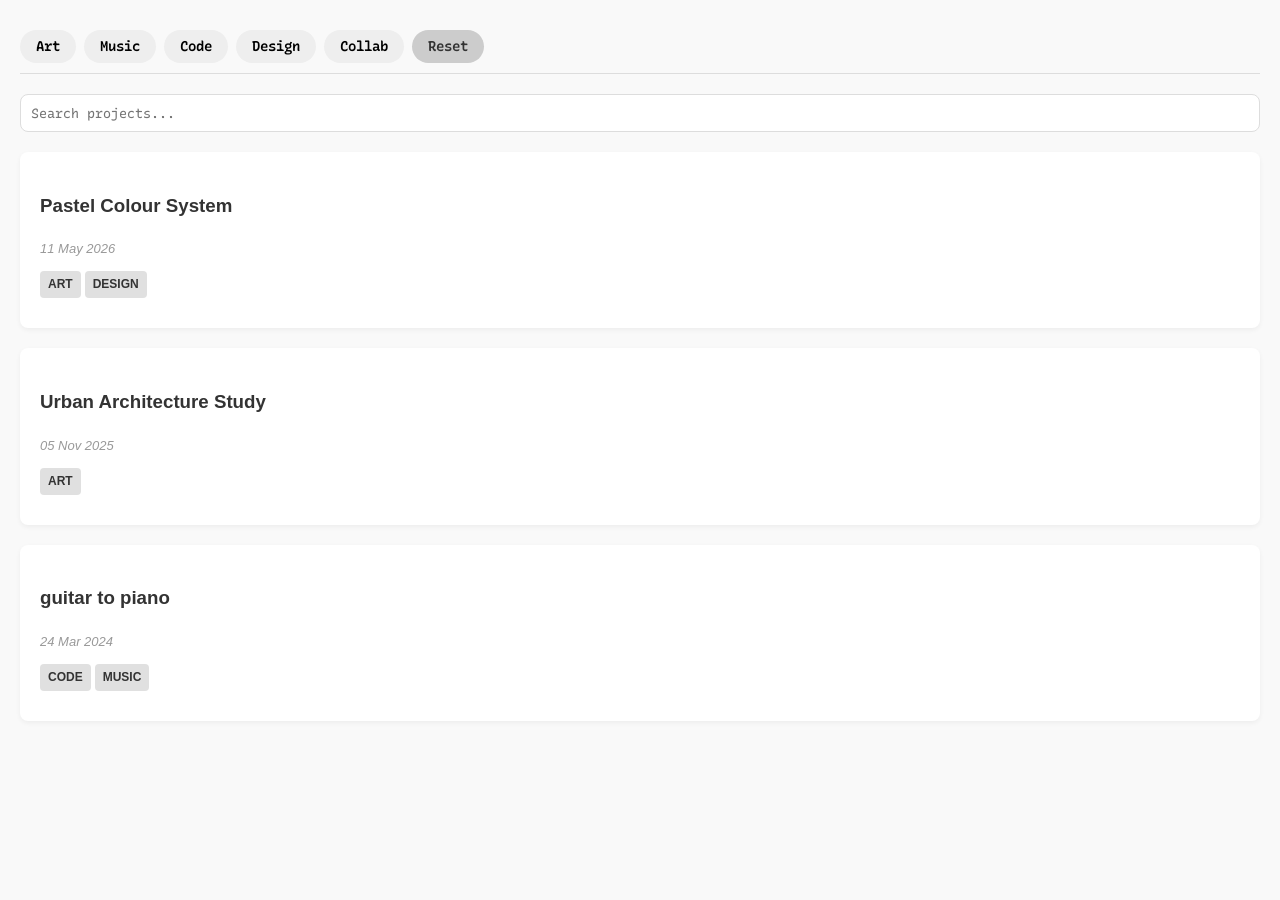
<file: projects/index.html>
<!DOCTYPE html>
<html lang="en">
<head>
    <meta charset="UTF-8">
    <meta name="viewport" content="width=device-width, initial-scale=1.0">

     <link rel="stylesheet" href="./page.css">

    <style>
        :root {
            --primary: #333;
            --bg: #f9f9f9;
            --card-bg: #fff;
            --accent: #0056b3;
        }
        body {
    
            margin: 0;
            padding: 20px;
            background-color: var(--bg);
            color: var(--primary);
        }
        /* Filter Header */
        #filter-bar {
            display: flex;
            flex-wrap: nowrap;
            justify-content: space-between;
            align-items: center;
            gap: 8px;
            overflow-x: auto;
            position: sticky;
            top: 0;
            background: var(--bg);
            padding: 10px 0;
            margin-bottom: 20px;
            border-bottom: 1px solid #ddd;
            z-index: 100;
        }

        #filter-buttons {
            display: flex;
            flex-wrap: wrap;
            gap: 8px;
            align-items: center;
            flex: 1 1 auto;
            min-width: 0;
        }

#filter-nav {
    display: none;             /* hidden on the main grid */
    flex: 0 0 198px;           /* fixed slot width for two 95px buttons + 8px gap */
    justify-content: space-between;
    align-items: center;
    white-space: nowrap;
    margin-left: auto;         /* keeps the whole slot on the right */
}

        .filter-btn {
            background: #eee;
            border: none;
            padding: 8px 16px;
            border-radius: 20px;
            cursor: pointer;
            font-size: 14px;
            transition: background 0.2s;
        }
        .filter-btn.active {
            background: var(--accent);
            color: white;
        }
        .filter-btn.flash {
            background:#fff;
            color: #333;
            box-shadow: 0 0 0 2px #ccc inset;
            transition: background 0.2s ease, color 0.2s ease, box-shadow 0.2s ease;
        }
        
        /* Grid Layout */
        #project-grid {
            display: grid;
            grid-template-columns: 1fr;
            gap: 20px;
        }
        .card {
            display: block;
            color: inherit;
            text-decoration: none;

            background: var(--card-bg);
            padding: 20px;
            border-radius: 8px;
            box-shadow: 0 2px 5px rgba(0,0,0,0.05);
            cursor: pointer;
            transition: transform 0.2s;
        }
        .card-content-sentence {
            max-height: 0;
            margin: 0;
            overflow: hidden;
            opacity: 0;
            transform: translateY(5px);

            transition:
                max-height 0.25s ease,
                margin 0.25s ease,
                opacity 0.25s ease,
                transform 0.25s ease;
            }

        .card:hover .card-content-sentence,
        .card:focus-visible .card-content-sentence {
                max-height: 100px;
                 margin-top: 12px;
                opacity: 1;
            transform: translateY(-3px);
            box-shadow: 0 4px 10px rgba(0,0,0,0.1);
        }
        .tag {
            font-size: 12px;
            background: #e0e0e0;
            padding: 4px 8px;
            border-radius: 4px;
            margin-right: 4px;
            text-transform: uppercase;
        }

        /* Detail View */
        #project-detail {
            display: none;
            position: relative;
            background: var(--card-bg);
            padding: 40px;
            border-radius: 8px;
            min-height: 80vh;
        }

/* Grouped button styles for cleaner code */
#old-project-btn, #new-project-btn { 
    background: #dc143c;
    color: white;
    border: none;
    padding: 8px 16px;
    margin: 0;                 /* Removed individual margins; 'gap' in the parent handles this now */
    border-radius: 4px;
    cursor: pointer;
    font-size: 14px;
    transition: background 0.2s;
    width: 95px;
    flex-shrink: 0;            /* Prevents the buttons from squishing if the screen gets too small */
}

/* Slot alignment rules */
#old-project-btn {
    margin-right: auto;        /* Forces button to stay in the left "slot" */
}

#new-project-btn {
    margin-left: auto;         /* Forces button to stay in the right "slot" */
}

#old-project-btn:hover, #new-project-btn:hover {
    background: #b21030;
}

        #back-btn {
            background: none;
            border: none;
            color: var(--accent);
            cursor: pointer;
            font-size: 16px;
            padding: 0 0 20px 0;
            text-decoration: underline;
        }
        #reset-btn {
            background: #ccc;
            color: #333;
            transition: background 0.2s ease, color 0.2s ease, box-shadow 0.2s ease;
        }
        #reset-btn.flash {
            background: #fff;
            color: #111;
            box-shadow: 0 0 0 3px rgba(255, 255, 255, 0.9), 0 0 0 6px rgba(0, 0, 0, 0.1);
        }

        #message-no-projects-to-display {
            display: none;
        }

        #message-project-currently-filtered {
            display: none;
            color: #668;
            font-style: italic;
            margin: 8px 0;
        }

        /* for mobile  */
        @media (hover: none) {
    .card-content-sentence {
        max-height: 100px;
        margin-top: 12px;
        opacity: 1;
        transform: none;
    }
}

    </style>
</head>
<body>

    

    <div id="filter-bar">
        <div id="filter-buttons">
            <button class="filter-btn" data-tag="art">Art</button>
            <button class="filter-btn" data-tag="music">Music</button>
            <button class="filter-btn" data-tag="code">Code</button>
            <button class="filter-btn" data-tag="design">Design</button>
            <button class="filter-btn" data-tag="collab">Collab</button>
            <button class="filter-btn" id="reset-btn">Reset</button>
        </div>
        <div id="filter-nav">
            <button id="old-project-btn" style="display:none;">← Older</button>
            <button id="new-project-btn" style="display:none;">Newer →</button>
        </div>
    </div>

<div id="search-bar" style="margin-bottom: 20px;">
  <input
    type="text"
    id="search-input"
    placeholder="Search projects..."
    style="width: 100%; padding: 10px; border-radius: 8px; border: 1px solid #ddd;"
  >
</div>

    <div id="project-grid"></div>

    <div id="project-detail">

        <button id="back-btn">← Back to projects</button>

        <h1 id="detail-title"></h1>
        <div id="message-project-currently-filtered" style="display:none; color:#668; font-style:italic; margin:8px 0;">
            No projects match the active filters.
        </div>

        <div id="detail-tags" style="margin-bottom: 20px;"></div>
        <div id="detail-content" style="line-height: 1.6;"></div>
    </div>

    <div id="message-no-projects-to-display">
        No projects exist with the project type tags selected.
    </div>

    <script>
        // 1. Your Project Database
        const projects = [
            {
                id: "pastelSystem",
                date: "2026-05-11",
                title: "Pastel Colour System",
                tags: ["art", "design"],
                summary: "A practical colour and material study system.",

                content: "",
                searchText: "",
                contentLoaded: false,

                detailUrl: "./pastel-system/"
            },
            {
                id: "guitarToPiano",
                date: "2024-03-24",
                title: "guitar to piano",
                tags: ["code", "music"],
                summary: "note finder from guitar to piano, prototyped in google sheets",

                content: "",
                searchText: "",
                contentLoaded: false,
                
                detailUrl: "./guitar-to-piano/"
            },
            {
                id: "urbanStudy",
                date: "2025-11-05",
                title: "Urban Architecture Study",
                tags: ["art"],
                summary: "Sketches of historical urban engineering.",
   
                content: "",
                searchText: "",
                contentLoaded: false,
                
                detailUrl: "./urban-study/"
            }
        ];

        async function loadProjectContent(project) {
    if (project.contentLoaded) {
        return;
    }

    try {
        const response = await fetch(project.detailUrl);

        if (!response.ok) {
            throw new Error(
                `Could not load ${project.detailUrl}`
            );
        }

        const pageHtml = await response.text();

        const pageDocument =
            new DOMParser().parseFromString(
                pageHtml,
                "text/html"
            );

        const projectContent =
            pageDocument.getElementById(
                "project-content"
            );

        if (!projectContent) {
            throw new Error(
                `#project-content was not found in ${project.detailUrl}`
            );
        }

        project.content = projectContent.innerHTML;

        project.searchText =
            projectContent.textContent
                .trim()
                .toLowerCase();

        project.contentLoaded = true;

    } catch (error) {
        console.error(error);

        project.content = `
            <p>
                Sorry, this project could not be loaded.
            </p>
        `;

        project.searchText = "";
    }
}

// setting the format of displayed dates
function formatProjectDateForDisplay(projectDateIso) {
    const projectDate = new Date(
        `${projectDateIso}T00:00:00Z`
    );

    return new Intl.DateTimeFormat('en-GB', {
        day: '2-digit',
        month: 'short',
        year: 'numeric',
        timeZone: 'UTC'
    }).format(projectDate);
}

        // 2. Application Logic
        let activeTags = new Set();
        let currentProjectId = null;
        const grid = document.getElementById('project-grid');
        const detailView = document.getElementById('project-detail');
        const filterBar = document.getElementById('filter-bar');

        // Render the grid based on active filters
        function renderGrid() {
            grid.innerHTML = '';
            const filtered = getVisibleProjects();
            const messageNoProjectstoDisplay = document.getElementById('message-no-projects-to-display');
            
            if (filtered.length === 0) {
                messageNoProjectstoDisplay.style.display = 'block';     // show message element as a block 
            } else {
                messageNoProjectstoDisplay.style.display = 'none';      // don't show message element as a blockat all   
            }

            filtered.forEach(p => {
                const card = document.createElement('div');
                card.className = 'card';
                card.onclick = () => openProject(p.id);
                
                const tagsHtml = p.tags.map(t => `<span class="tag">${t}</span>`).join('');
                
                card.innerHTML = `
                    <h3>${p.title}</h3>
                    <p style="color: #999; font-style: italic; font-size: 13px; margin: 4px 0 10px 0;">${formatProjectDateForDisplay(p.date)}</p>
                    <div style="margin-bottom: 10px;">${tagsHtml}</div>
                    <p class="card-content-sentence">
                    ${p.summary}
                    </p>
                `;
                grid.appendChild(card);
            });
        }

        // Open a specific project and wire old/new navigation
        // creates a copy of the projects array before then sorting (to not mutate the original array) and then filtering based on active tags

        const searchInput = document.getElementById('search-input'); // for a search bar

        function getVisibleProjects() {


            // for filtering and search bar
              const query = searchInput.value.trim().toLowerCase();
  return projects
    .filter(p => {
      //const matchesTags = activeTags.size === 0 || p.tags.some(tag => activeTags.has(tag));     //or
      const matchesTags = activeTags.size === 0 || Array.from(activeTags).every(tag => p.tags.includes(tag));       // and - reduce number of projects displayed
      const matchesSearch = !query ||
        p.title.toLowerCase().includes(query) ||
        p.summary.toLowerCase().includes(query) ||
        (p.searchText ?? "").includes(query) ||
        p.tags.some(tag => tag.toLowerCase().includes(query));
      return matchesTags && matchesSearch;
    })
    .sort((a, b) => new Date(b.date) - new Date(a.date));
}
        searchInput.addEventListener(
    'input',
    updateViewAfterCriteriaChange
);

        function showFilteredProjectMessage() {
            const filteredNote = document.getElementById('message-project-currently-filtered');
            const oldBtn = document.getElementById('old-project-btn');
            const newBtn = document.getElementById('new-project-btn');

            document.getElementById('detail-title').innerText = '';
            document.getElementById('detail-tags').style.display = 'none';
            document.getElementById('detail-content').style.display = 'none';

            document.getElementById('filter-nav').style.display = 'none';

            filteredNote.style.display = 'block';
            oldBtn.style.display = 'none';
            newBtn.style.display = 'none';
        }

        async function openProject(id, shouldScroll = true) {
            currentProjectId = id;
            const visible = getVisibleProjects();
            const index = visible.findIndex(x => x.id === id);




            grid.style.display = 'none';
            filterBar.style.display = 'flex';
            document.getElementById('filter-nav').style.display = 'flex';
            detailView.style.display = 'block';

            if (index === -1) {
                showFilteredProjectMessage();
                return;
            }

            const p = visible[index];
            document.getElementById('detail-content').innerHTML = '<p>Loading project…</p>';
            await loadProjectContent(p);
            document.getElementById('detail-title').innerText = p.title;
            document.getElementById('detail-tags').style.display = 'block';
            document.getElementById('detail-content').style.display = 'block';
            document.getElementById('message-project-currently-filtered').style.display = 'none';

            document.getElementById('detail-tags').innerHTML = `<p style="color: #999; font-style: italic; margin: 0 0 8px 0;">${formatProjectDateForDisplay(p.date)}</p>` + p.tags.map(t => `<span class="tag">${t}</span>`).join('');
            document.getElementById('detail-content').innerHTML = p.content;

            

            updateDetailNav(id);
            if (shouldScroll) {
            window.scrollTo(0, 0);
            }
        }

        function updateDetailNav(currentId) {
            const visible = getVisibleProjects();
            const index = visible.findIndex(p => p.id === currentId);
            const oldBtn = document.getElementById('old-project-btn');
            const newBtn = document.getElementById('new-project-btn');

            if (index === -1) {
                oldBtn.style.display = 'none';
                newBtn.style.display = 'none';
                return;
            }

            const older = visible[index + 1];
            const newer = visible[index - 1];

            if (older) {
                oldBtn.style.display = 'block';
                oldBtn.onclick = () => openProject(older.id);
            } else {
                oldBtn.style.display = 'none';
            }

            if (newer) {
                newBtn.style.display = 'block';
                newBtn.onclick = () => openProject(newer.id);
            } else {
                newBtn.style.display = 'none';
            }
        }

        function hideProjectDetails() {
            detailView.style.display = 'none';
        }

        function showProjectDetails() {
            detailView.style.display = 'block';
        }

        function renderCurrentProjectDetail(id) {
            const p = projects.find(x => x.id === id);
            if (!p) return;

            document.getElementById('detail-title').innerText = p.title;
            document.getElementById('detail-tags').style.display = 'block';
            document.getElementById('detail-content').style.display = 'block';
            document.getElementById('detail-tags').innerHTML = `<p style="color:#999; font-style:italic; margin: 0 0 8px 0;">${formatProjectDateForDisplay(p.date)}</p>` + p.tags.map(t =>`<span class="tag">${t}</span>`).join('');
            document.getElementById('detail-content').innerHTML = p.content;
        }

        // project only forgotten if user explicitly leaves it
        document.getElementById('back-btn').onclick = () => {
            currentProjectId = null;
            detailView.style.display = 'none';
            grid.style.display = 'grid';

            renderGrid();




            // ensure filters are visible
            filterBar.style.display = 'flex';
            document.getElementById('filter-nav').style.display = 'none';
            // hide the nav buttons in the header
            const oldBtn = document.getElementById('old-project-btn');
            const newBtn = document.getElementById('new-project-btn');
            if(oldBtn) oldBtn.style.display = 'none';
            if(newBtn) newBtn.style.display = 'none';
        };

        function updateViewAfterCriteriaChange() {
    renderGrid();

    // The user is currently looking at the project grid.
    if (!currentProjectId) {
        return;
    }

    const visible = getVisibleProjects();

    const currentProject = visible.find(
        project => project.id === currentProjectId
    );

    // Keep the current project if possible.
    // Otherwise use the newest matching project.
    const projectToShow = currentProject || visible[0];

    if (projectToShow) {
    const projectChanged =
        projectToShow.id !== currentProjectId;

    openProject(projectToShow.id, projectChanged);
} else {
        showFilteredProjectMessage();

        document.getElementById(
            'message-no-projects-to-display'
        ).style.display = 'none';
    }
}

        // Handle Filter Clicks
document
    .querySelectorAll('.filter-btn:not(#reset-btn)')
    .forEach(btn => {
        btn.onclick = (event) => {
            const tag = event.target.getAttribute('data-tag');

            if (activeTags.has(tag)) {
                activeTags.delete(tag);
                event.target.classList.remove('active');
            } else {
                activeTags.add(tag);
                event.target.classList.add('active');
            }

            updateViewAfterCriteriaChange();
        };
    });

        // Handle Reset
        const resetBtn = document.getElementById('reset-btn');

            resetBtn.onclick = () => {
    activeTags.clear();
    document.querySelectorAll('.filter-btn').forEach(b => b.classList.remove('active'));
    resetBtn.classList.add('flash');
    setTimeout(() => resetBtn.classList.remove('flash'), 260);
    updateViewAfterCriteriaChange();
        };

    // load every project content for full-content search
    async function loadAllProjectContent() {
    await Promise.all(
        projects.map(project =>
            loadProjectContent(project)
        )
    );

    updateViewAfterCriteriaChange();
}

        // Initialize
        renderGrid();
loadAllProjectContent();
    </script>
</body>
</html>
</file>
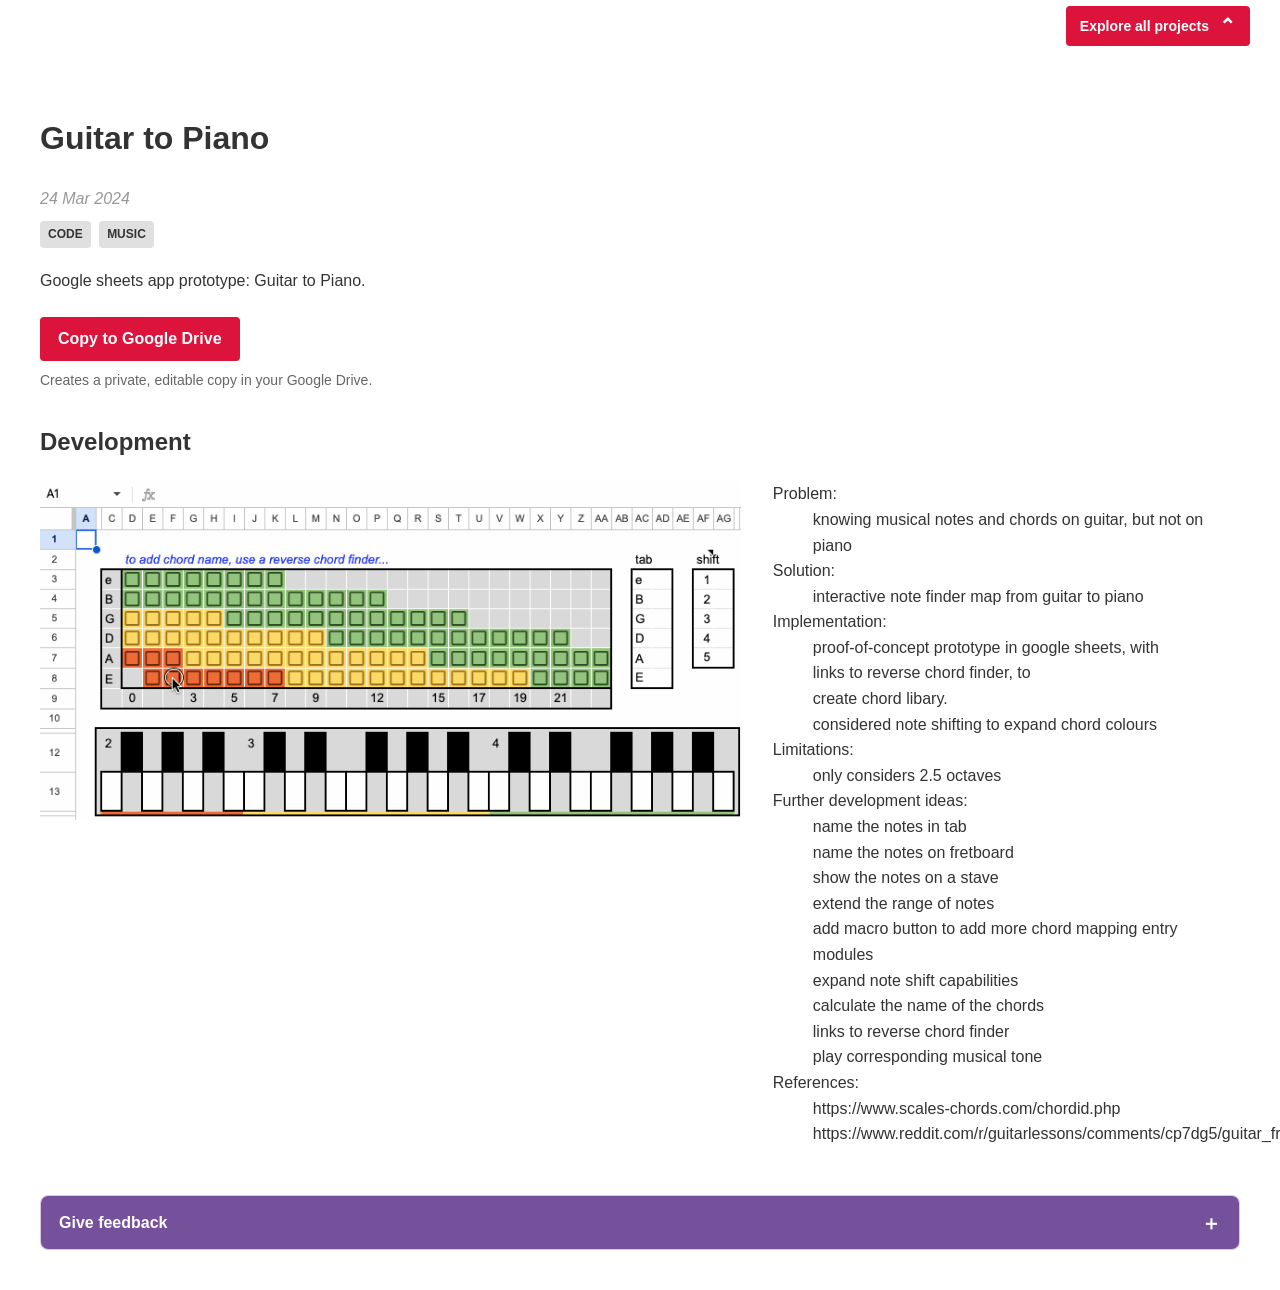
<file: projects/guitar-to-piano/index.html>
<!DOCTYPE html>
<html lang="en">
<head>
    <meta charset="UTF-8">
    <meta name="viewport" content="width=device-width, initial-scale=1.0">

    <link rel="stylesheet" href="../page.css"> <!-- general style -->
    <!-- add specific style, as needed, as a link to separate .css file -->

   <title>Guitar to Piano | jamcodes</title>

    <meta
    name="description"
    content="An interactive visualization of music theory."
    >

</head>

<body>
    <div id="projects-pointer">
        <div
    id="projects-pointer-box"
    role="note"
    aria-label="Use the Projects navigation above to explore all projects"
>
    <span>Explore all projects</span>

    <span
        id="projects-pointer-chevron"
        aria-hidden="true"
    >
        ⌃
    </span>
</div>
    </div>

<main id="project-page">
    <h1>Guitar to Piano</h1>

        <time
    class="project-date"
    datetime="2024-03-24"
>
    24 Mar 2024
</time>

    <div class="project-tags">
        <span class="tag">Code</span>
        <span class="tag">Music</span>
    </div>

    <article id="project-content">
        <p>
            Google sheets app prototype: Guitar to Piano.
        </p>

        <div class="project-copy-call-to-action">
            <a
                class="project-copy-button"
                href="https://docs.google.com/spreadsheets/d/11aBuvPcuQRFvgwjhTiKi3CTtq3dHnuCxp3GsjDEUIEw/copy"
                target="_blank"
                rel="noopener noreferrer"
            >
                Copy to Google Drive
            </a>

            <p class="project-copy-explanation">
                Creates a private, editable copy in your Google Drive.
            </p>
        </div>

        <h2>Development</h2>

        <div class="project-development-layout">
            <img
                class = "project-development-image"
                src = "https://j-mus.github.io/jamcodes/projects/guitar-to-piano/guitar-to-piano.gif"
                alt = "google sheets app prototype, guitar notes to piano keys."
                loading = "lazy"
            >

            <dl class ="project-development-text">
            <div>
                <dt>Problem:</dt>
                <dd>knowing musical notes and chords on guitar, but not on piano</dd>
            </div>
            <div>
                <dt>Solution:</dt>
                <dd>interactive note finder map from guitar to piano</dd>
            </div>
            <div>
                <dt>Implementation:</dt>
                <dd>proof-of-concept prototype in google sheets, with</dd>
                <dd>links to reverse chord finder, to</dd>
                <dd>create chord libary.</dd>
                <dd>considered note shifting to expand chord colours</dd>
            </div>
            <div>
                <dt>Limitations:</dt>
                <dd>only considers 2.5 octaves</dd>
            </div>
            <div>
                <dt>Further development ideas:</dt>
                <dd>name the notes in tab</dd>
                <dd>name the notes on fretboard</dd>
                <dd>show the notes on a stave</dd>
                <dd>extend the range of notes</dd>
                <dd>add macro button to add more chord mapping entry modules</dd>
                <dd>expand note shift capabilities</dd>
                <dd>calculate the name of the chords</dd>
                <dd>links to reverse chord finder</dd>
                <dd>play corresponding musical tone </dd>
            </div>
            <div>
                <dt>References:</dt>
                <dd>https://www.scales-chords.com/chordid.php</dd>
                <dd>https://www.reddit.com/r/guitarlessons/comments/cp7dg5/guitar_fretboard_octavesinrelationtopianooctaves/</dd>
            </div>
            </dl>

        </div>

    <details class="project-feedback">
        <summary class="project-feedback-summary">
            Give feedback
        </summary>

        <div class="project-feedback-content">
            <p>
                Help improve Guitar to Piano. The form takes about two minutes.
            </p>

            <iframe
                class="project-feedback-form"
                src="https://docs.google.com/forms/d/e/1FAIpQLScUyxdiB1AnpzGENJ17ubtcZsdFApOw8flHxODwtr8myZuqCA/viewform?embedded=true" 
                title="Feedback form for Guitar to Piano"
                loading="lazy"
            >
                Loading the Guitar to Piano feedback form…
            </iframe>

            <p class="project-feedback-fallback">
                Form not displaying?
                <a
                    href="https://forms.gle/wdP34Mxkh2VmACZA9"
                    target="_blank"
                    rel="noopener noreferrer"
                >
                    Open the feedback form in a new tab
                </a>.
            </p>
        </div>
    </details>

    </article>
</main>
</body>
</html>
</file>
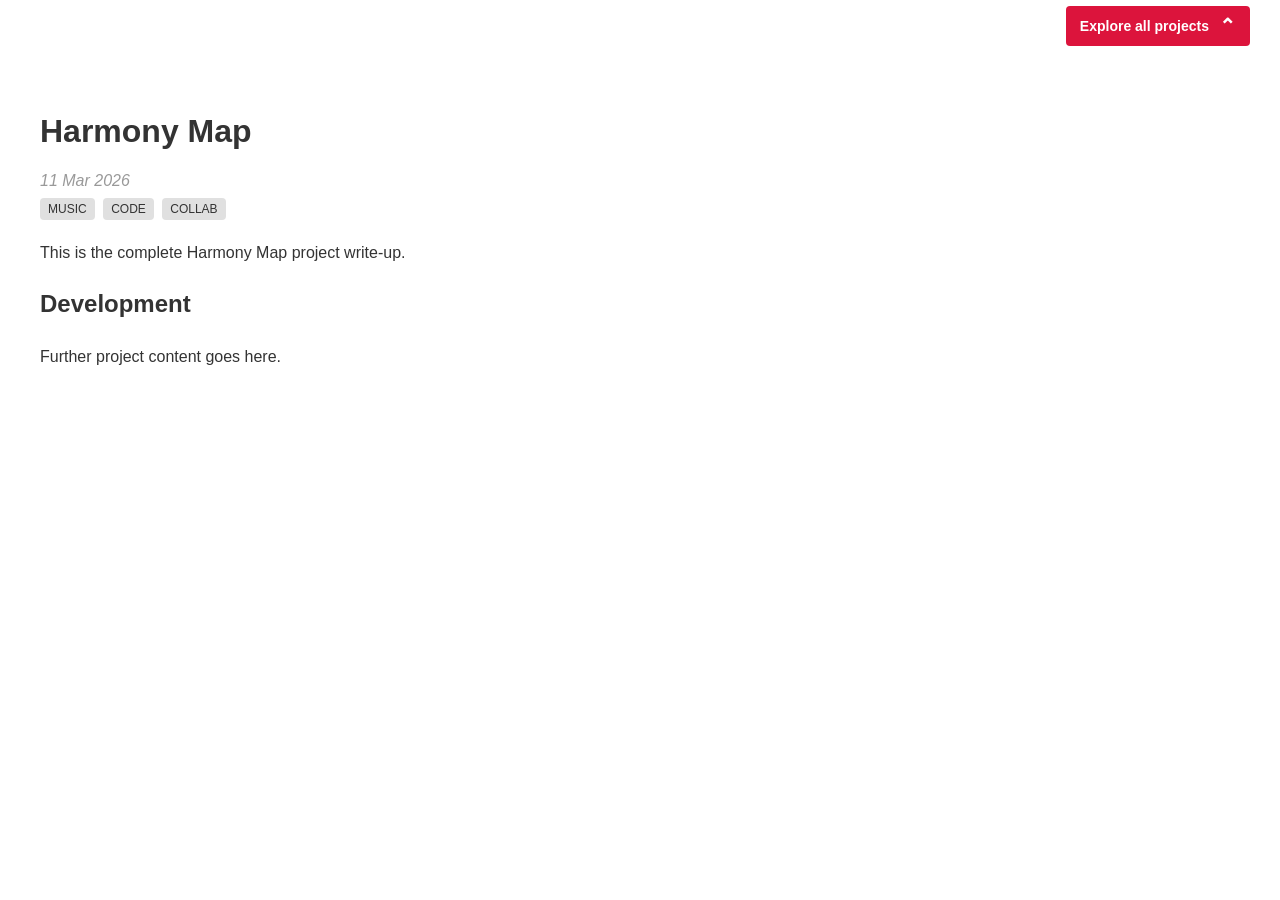
<file: projects/harmony-map/index.html>
<!DOCTYPE html>
<html lang="en">
<head>
    <meta charset="UTF-8">
    <meta name="viewport" content="width=device-width, initial-scale=1.0">
   <title>Harmony Map | jamcodes</title>

    <meta
    name="description"
    content="An interactive visualization of music theory."
    >
    <style>
        :root {
            /* Adjust this value to line the chevron up with Projects. */
            --callout-right-offset: 30px;

            --callout-red: #dc143c;
            --callout-text: #fff;
        }

        * {
            box-sizing: border-box;
        }

        html,
        body {
            margin: 0;
            padding: 0;
            background: transparent;
        }

        body {
            font-family: -apple-system, BlinkMacSystemFont, "Segoe UI", Roboto,
                Helvetica, Arial, sans-serif;
        }

        /*
         * This outer flexbox positions the rectangle on the right, beneath
         * the existing Projects navigation button.
         */
        #projects-pointer {
            display: flex;
            justify-content: flex-end;
            align-items: center;
            padding: 6px var(--callout-right-offset) 6px 6px;
        }

        #projects-pointer-box {
            display: inline-flex;
            align-items: center;
            gap: 10px;

            padding: 10px 14px;
            background: var(--callout-red);
            color: var(--callout-text);
            border-radius: 4px;

            font-size: 14px;
            font-weight: 600; 
            line-height: 1;
            white-space: nowrap;
            user-select: none;
        }
        
       /* #projects-pointer-box {
       display: inline-flex;
    align-items: center;
    gap: 6px;

    color: #333;
    line-height: 1;
    white-space: nowrap;
    user-select: none;
}*/

#project-page {
    padding: 40px;
    color: #333;
}

#project-content {
    max-width: none;
    margin: 0;
    padding: 0;
    line-height: 1.6;
}

.project-date {
    display: block;
    color: #999;
    font-style: italic;
    margin: 0 0 8px 0;
}

.project-tags {
    margin-bottom: 20px;
}

.tag {
    display: inline-block;
    margin-right: 4px;
    padding: 4px 8px;
    background: #e0e0e0;
    border-radius: 4px;
    font-size: 12px;
    text-transform: uppercase;
}

        #projects-pointer-chevron {
            display: inline-block;
            font-size: 20px;
            line-height: 1;

            animation: move-chevron-up 1.1s ease-in-out infinite;
        }

        @keyframes move-chevron-up {
            0%,
            100% {
                transform: translateY(3px);
            }

            50% {
                transform: translateY(-3px);
            }
        }

        /* Respect visitors who have requested reduced motion. */
        @media (prefers-reduced-motion: reduce) {
            #projects-pointer-chevron {
                animation: none;
            }
        }


        
    </style>
</head>

<body>
    <div id="projects-pointer">
        <div
    id="projects-pointer-box"
    role="note"
    aria-label="Use the Projects navigation above to explore all projects"
>
    <span>Explore all projects</span>

    <span
        id="projects-pointer-chevron"
        aria-hidden="true"
    >
        ⌃
    </span>
</div>
    </div>

<main id="project-page">
    <h1>Harmony Map</h1>



    <time
    class="project-date"
    datetime="2026-03-11"
>
    11 Mar 2026
</time>

    <div class="project-tags">
        <span class="tag">Music</span>
        <span class="tag">Code</span>
        <span class="tag">Collab</span>
    </div>

    <article id="project-content">
        <p>
            This is the complete Harmony Map
            project write-up.
        </p>

        <h2>Development</h2>

        <p>
            Further project content goes here.
        </p>
    </article>
</main>
</body>
</html>
</file>
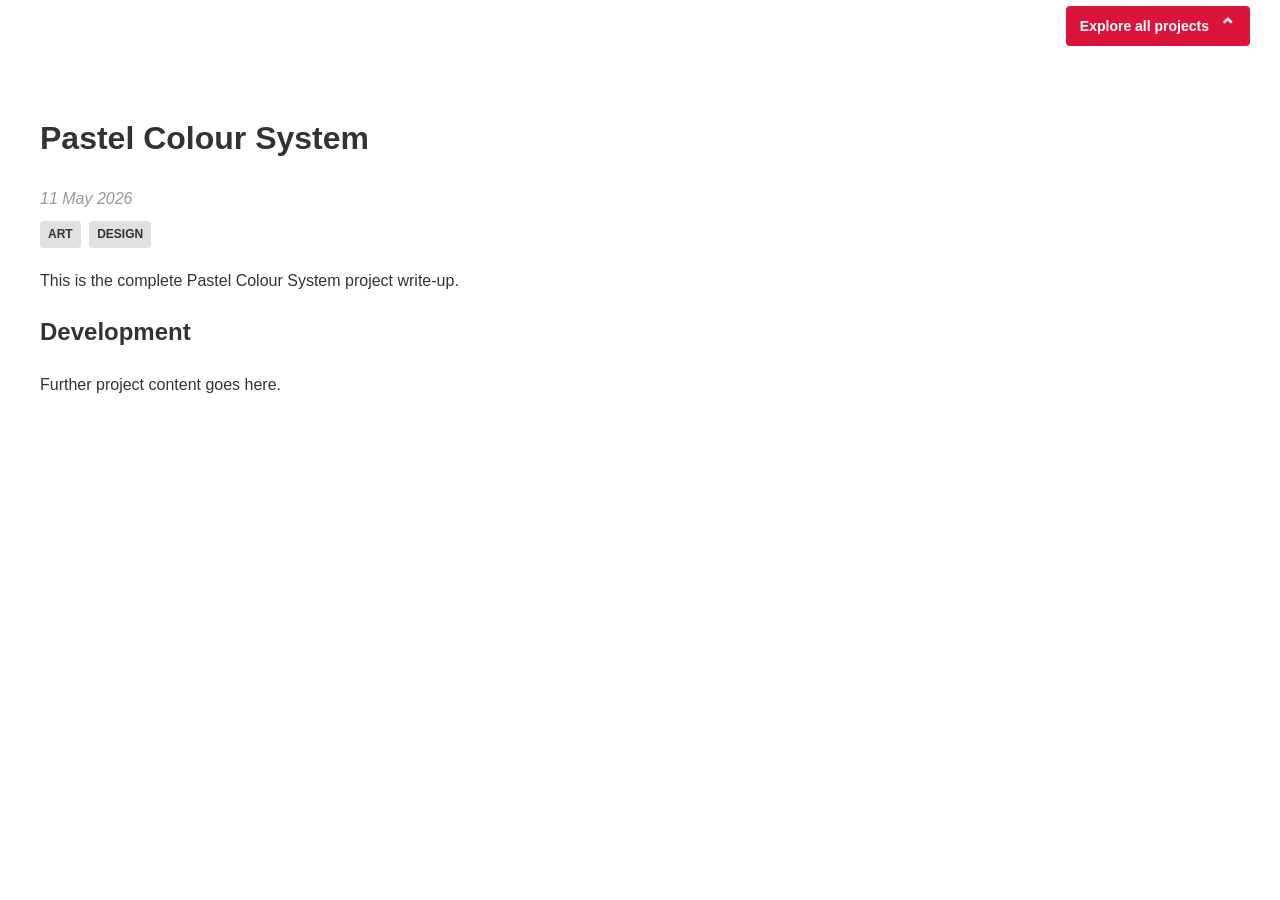
<file: projects/pastel-system/index.html>
<!DOCTYPE html>
<html lang="en">
<head>
    <meta charset="UTF-8">
    <meta name="viewport" content="width=device-width, initial-scale=1.0">

    <link rel="stylesheet" href="../page.css"> <!-- general style -->
    <!-- add specific style, as needed, as a link to separate .css file -->

   <title>Pastel Colour System | jamcodes</title>

        <meta
            name="description"
            content="A practical colour and material study system."
        >

</head>

<body>
    <div id="projects-pointer">
        <div
    id="projects-pointer-box"
    role="note"
    aria-label="Use the Projects navigation above to explore all projects"
>
    <span>Explore all projects</span>

    <span
        id="projects-pointer-chevron"
        aria-hidden="true"
    >
        ⌃
    </span>
</div>
    </div>

    <main id="project-page">
        <h1>Pastel Colour System</h1>


        <time
    class="project-date"
    datetime="2026-05-11"
>
    11 May 2026
        </time>

        <div class="project-tags">
            <span class="tag">Art</span>
            <span class="tag">Design</span>
        </div>

        <article id="project-content">
            <p>
                This is the complete Pastel Colour System
                project write-up.
            </p>

            <h2>Development</h2>

            <p>
                Further project content goes here.
            </p>
        </article>
    </main>
</body>
</html>
</file>
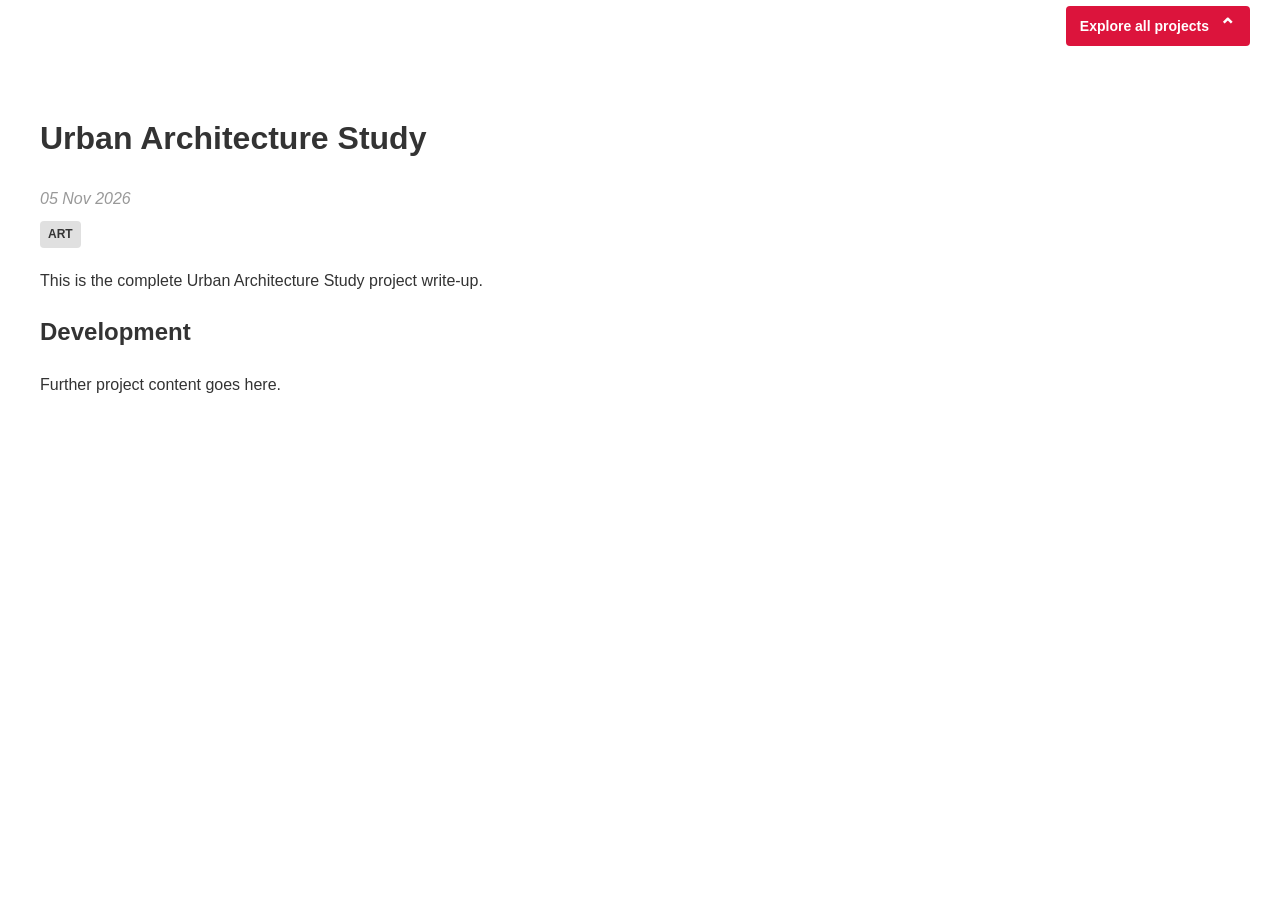
<file: projects/urban-study/index.html>
<!DOCTYPE html>
<html lang="en">
<head>
    <meta charset="UTF-8">
    <meta name="viewport" content="width=device-width, initial-scale=1.0">

    <link rel="stylesheet" href="../page.css"> <!-- general style -->
    <!-- add specific style, as needed, as a link to separate .css file -->

    <title>Urban Architecture Study | jamcodes</title>

    <meta
        name="description"
        content="Sketches of historical urban engineering."
        >

</head>

<body>
    <div id="projects-pointer">
       <div
    id="projects-pointer-box"
    role="note"
    aria-label="Use the Projects navigation above to explore all projects"
>
    <span>Explore all projects</span>

    <span
        id="projects-pointer-chevron"
        aria-hidden="true"
    >
        ⌃
    </span>
</div>
    </div>

<main id="project-page">
    <h1>Urban Architecture Study</h1>



        <time
        class="project-date"
        datetime="2026-11-05"
        >
        05 Nov 2026
       </time>

    <div class="project-tags">
        <span class="tag">Art</span>

    </div>

    <article id="project-content">
        <p>
            This is the complete Urban Architecture Study
            project write-up.
        </p>

        <h2>Development</h2>

        <p>
            Further project content goes here.
        </p>
    </article>
</main>
</body>
</html>
</file>
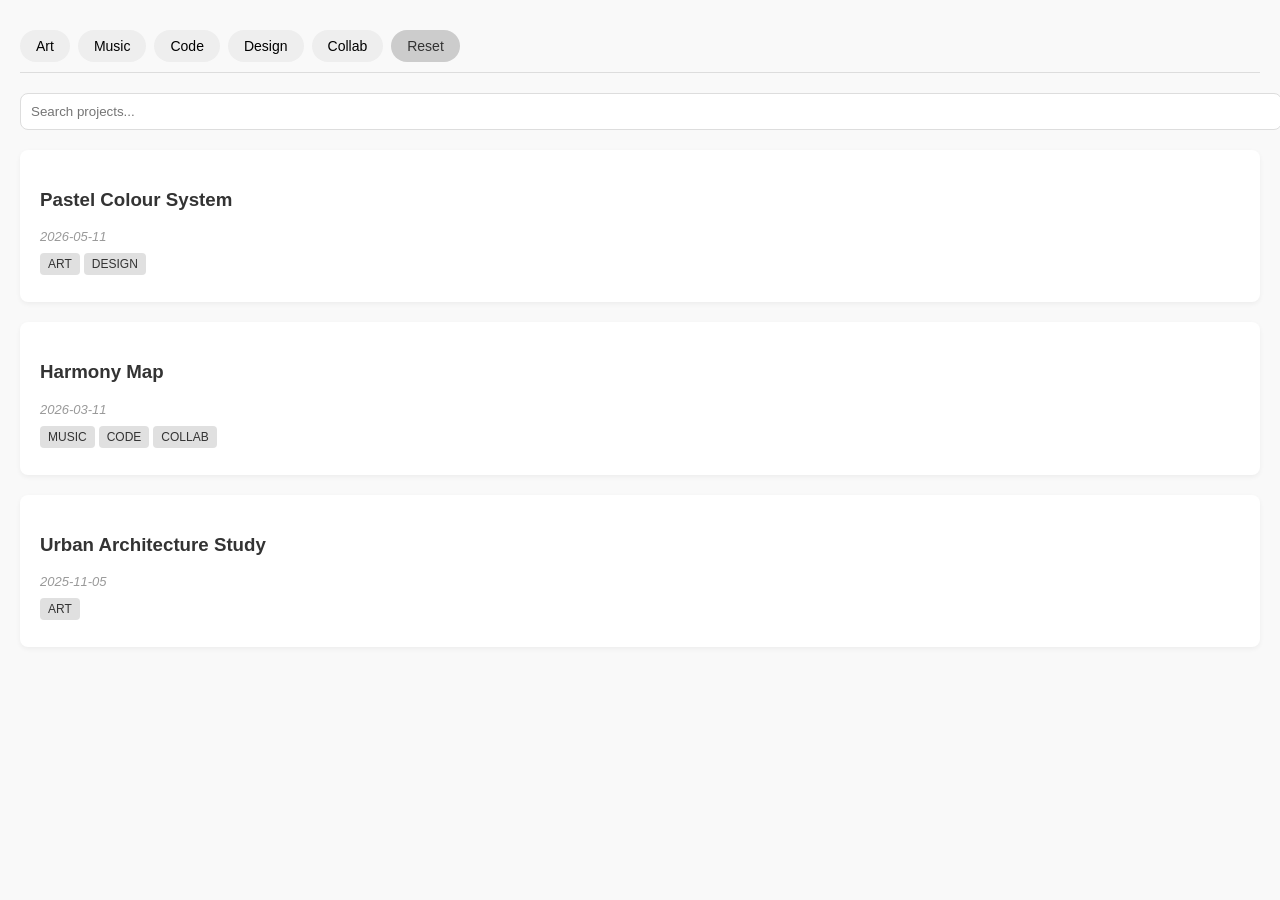
<file: projects.html>
<!DOCTYPE html>
<html lang="en">
<head>
    <meta charset="UTF-8">
    <meta name="viewport" content="width=device-width, initial-scale=1.0">
    <style>
        :root {
            --primary: #333;
            --bg: #f9f9f9;
            --card-bg: #fff;
            --accent: #0056b3;
        }
        body {
            font-family: -apple-system, BlinkMacSystemFont, "Segoe UI", Roboto, Helvetica, Arial, sans-serif;
            margin: 0;
            padding: 20px;
            background-color: var(--bg);
            color: var(--primary);
        }
        /* Filter Header */
#filter-bar {
    display: flex;
    flex-wrap: nowrap;
    justify-content: space-between;
    align-items: center;
    gap: 8px;
    overflow-x: auto;
    position: sticky;
    top: 0;
    background: var(--bg);
    padding: 10px 0;
    margin-bottom: 20px;
    border-bottom: 1px solid #ddd;
    z-index: 100;
}

        #filter-buttons {
            display: flex;
            flex-wrap: wrap;
            gap: 8px;
            align-items: center;
            flex: 1 1 auto;
            min-width: 0;
        }

#filter-nav {
    display: none;             /* hidden on the main grid */
    flex: 0 0 198px;           /* fixed slot width for two 95px buttons + 8px gap */
    justify-content: space-between;
    align-items: center;
    white-space: nowrap;
    margin-left: auto;         /* keeps the whole slot on the right */
}

        .filter-btn {
            background: #eee;
            border: none;
            padding: 8px 16px;
            border-radius: 20px;
            cursor: pointer;
            font-size: 14px;
            transition: background 0.2s;
        }
        .filter-btn.active {
            background: var(--accent);
            color: white;
        }
        .filter-btn.flash {
            background:#fff;
            color: #333;
            box-shadow: 0 0 0 2px #ccc inset;
            transition: background 0.2s ease, color 0.2s ease, box-shadow 0.2s ease;
        }
        
        /* Grid Layout */
        #project-grid {
            display: grid;
            grid-template-columns: 1fr;
            gap: 20px;
        }
        .card {
            display: block;
            color: inherit;
            text-decoration: none;

            background: var(--card-bg);
            padding: 20px;
            border-radius: 8px;
            box-shadow: 0 2px 5px rgba(0,0,0,0.05);
            cursor: pointer;
            transition: transform 0.2s;
        }
        .card-content-sentence {
            max-height: 0;
            margin: 0;
            overflow: hidden;
            opacity: 0;
            transform: translateY(5px);

            transition:
                max-height 0.25s ease,
                margin 0.25s ease,
                opacity 0.25s ease,
                transform 0.25s ease;
            }

        .card:hover .card-content-sentence,
        .card:focus-visible .card-content-sentence {
                max-height: 100px;
                 margin-top: 12px;
                opacity: 1;
            transform: translateY(-3px);
            box-shadow: 0 4px 10px rgba(0,0,0,0.1);
        }
        .tag {
            font-size: 12px;
            background: #e0e0e0;
            padding: 4px 8px;
            border-radius: 4px;
            margin-right: 4px;
            text-transform: uppercase;
        }

        /* Detail View */
        #project-detail {
            display: none;
            position: relative;
            background: var(--card-bg);
            padding: 40px;
            border-radius: 8px;
            min-height: 80vh;
        }

/* Grouped button styles for cleaner code */
#old-project-btn, #new-project-btn { 
    background: #dc143c;
    color: white;
    border: none;
    padding: 8px 16px;
    margin: 0;                 /* Removed individual margins; 'gap' in the parent handles this now */
    border-radius: 4px;
    cursor: pointer;
    font-size: 14px;
    transition: background 0.2s;
    width: 95px;
    flex-shrink: 0;            /* Prevents the buttons from squishing if the screen gets too small */
}

/* Slot alignment rules */
#old-project-btn {
    margin-right: auto;        /* Forces button to stay in the left "slot" */
}

#new-project-btn {
    margin-left: auto;         /* Forces button to stay in the right "slot" */
}

#old-project-btn:hover, #new-project-btn:hover {
    background: #b21030;
}

        #back-btn {
            background: none;
            border: none;
            color: var(--accent);
            cursor: pointer;
            font-size: 16px;
            padding: 0 0 20px 0;
            text-decoration: underline;
        }
        #reset-btn {
            background: #ccc;
            color: #333;
            transition: background 0.2s ease, color 0.2s ease, box-shadow 0.2s ease;
        }
        #reset-btn.flash {
            background: #fff;
            color: #111;
            box-shadow: 0 0 0 3px rgba(255, 255, 255, 0.9), 0 0 0 6px rgba(0, 0, 0, 0.1);
        }

        #message-no-projects-to-display {
            display: none;
        }

        #message-project-currently-filtered {
            display: none;
            color: #668;
            font-style: italic;
            margin: 8px 0;
        }

        /* for mobile  */
        @media (hover: none) {
    .card-content-sentence {
        max-height: 100px;
        margin-top: 12px;
        opacity: 1;
        transform: none;
    }
}

    </style>
</head>
<body>

    

    <div id="filter-bar">
        <div id="filter-buttons">
            <button class="filter-btn" data-tag="art">Art</button>
            <button class="filter-btn" data-tag="music">Music</button>
            <button class="filter-btn" data-tag="code">Code</button>
            <button class="filter-btn" data-tag="design">Design</button>
            <button class="filter-btn" data-tag="collab">Collab</button>
            <button class="filter-btn" id="reset-btn">Reset</button>
        </div>
        <div id="filter-nav">
            <button id="old-project-btn" style="display:none;">← Older</button>
            <button id="new-project-btn" style="display:none;">Newer →</button>
        </div>
    </div>

<div id="search-bar" style="margin-bottom: 20px;">
  <input
    type="text"
    id="search-input"
    placeholder="Search projects..."
    style="width: 100%; padding: 10px; border-radius: 8px; border: 1px solid #ddd;"
  >
</div>

    <div id="project-grid"></div>

    <div id="project-detail">

        <button id="back-btn">← Back to projects</button>

        <h1 id="detail-title"></h1>
        <div id="message-project-currently-filtered" style="display:none; color:#668; font-style:italic; margin:8px 0;">
            No projects match the active filters.
        </div>

        <div id="detail-tags" style="margin-bottom: 20px;"></div>
        <div id="detail-content" style="line-height: 1.6;"></div>
    </div>

    <div id="message-no-projects-to-display">
        No projects exist with the project type tags selected.
    </div>

    <script>
        // 1. Your Project Database
        const projects = [
            {
                id: "pastelSystem",
                date: "2026-05-11",
                title: "Pastel Colour System",
                tags: ["art", "design"],
                summary: "A practical colour and material study system.",
               // content: "Here is the full write-up for the Pastel project. You can use standard HTML here like <br> or <b>bold text</b>."
                detailUrl: "./projects/pastel-system/"
            },
            {
                id: "harmonyMap",
                date: "2026-03-11",
                title: "Harmony Map",
                tags: ["music", "code", "collab"],
                summary: "An interactive visualization of music theory.",
               // content: "Full project details about the Harmony Map..."
                detailUrl: "./projects/harmony-map/"
            },
            {
                id: "urbanStudy",
                date: "2025-11-05",
                title: "Urban Architecture Study",
                tags: ["art"],
                summary: "Sketches of historical urban engineering.",
               // content: "Full write up..."
                detailUrl: "./projects/urban-study/"
            }
        ];

        // 2. Application Logic
        let activeTags = new Set();
        let currentProjectId = null;
        const grid = document.getElementById('project-grid');
        const detailView = document.getElementById('project-detail');
        const filterBar = document.getElementById('filter-bar');

        // Render the grid based on active filters
        function renderGrid() {
            grid.innerHTML = '';
            const filtered = getVisibleProjects();
            const messageNoProjectstoDisplay = document.getElementById('message-no-projects-to-display');
            
            if (filtered.length === 0) {
                messageNoProjectstoDisplay.style.display = 'block';     // show message element as a block 
            } else {
                messageNoProjectstoDisplay.style.display = 'none';      // don't show message element as a blockat all   
            }

            filtered.forEach(p => {
                const card = document.createElement('div');
                card.className = 'card';
                //card.onclick = () => openProject(p.id);
                card.href = p.detailUrl;
                card.target = '_top';
                
                const tagsHtml = p.tags.map(t => `<span class="tag">${t}</span>`).join('');
                
                card.innerHTML = `
                    <h3>${p.title}</h3>
                    <p style="color: #999; font-style: italic; font-size: 13px; margin: 4px 0 10px 0;">${p.date}</p>
                    <div style="margin-bottom: 10px;">${tagsHtml}</div>
                    <p class="card-content-sentence">
                    ${p.summary}
                    </p>
                `;
                grid.appendChild(card);
            });
        }

        // Open a specific project and wire old/new navigation
        // creates a copy of the projects array before then sorting (to not mutate the original array) and then filtering based on active tags

        const searchInput = document.getElementById('search-input'); // for a search bar

        function getVisibleProjects() {


            // for filtering and search bar
              const query = searchInput.value.trim().toLowerCase();
  return projects
    .filter(p => {
      //const matchesTags = activeTags.size === 0 || p.tags.some(tag => activeTags.has(tag));     //or
      const matchesTags = activeTags.size === 0 || Array.from(activeTags).every(tag => p.tags.includes(tag));       // and - reduce number of projects displayed
      const matchesSearch = !query ||
        p.title.toLowerCase().includes(query) ||
        p.summary.toLowerCase().includes(query) ||
        p.content.toLowerCase().includes(query) ||
        p.tags.some(tag => tag.includes(query));
      return matchesTags && matchesSearch;
    })
    .sort((a, b) => new Date(b.date) - new Date(a.date));
}
        searchInput.addEventListener(
    'input',
    updateViewAfterCriteriaChange
);

        function showFilteredProjectMessage() {
            const filteredNote = document.getElementById('message-project-currently-filtered');
            const oldBtn = document.getElementById('old-project-btn');
            const newBtn = document.getElementById('new-project-btn');

            document.getElementById('detail-title').innerText = '';
            document.getElementById('detail-tags').style.display = 'none';
            document.getElementById('detail-content').style.display = 'none';

            document.getElementById('filter-nav').style.display = 'none';

            filteredNote.style.display = 'block';
            oldBtn.style.display = 'none';
            newBtn.style.display = 'none';
        }

        function openProject(id, shouldScroll = true) {
            currentProjectId = id;
            const visible = getVisibleProjects();
            const index = visible.findIndex(x => x.id === id);




            grid.style.display = 'none';
            filterBar.style.display = 'flex';
            document.getElementById('filter-nav').style.display = 'flex';
            detailView.style.display = 'block';

            if (index === -1) {
                showFilteredProjectMessage();
                return;
            }

            const p = visible[index];
            document.getElementById('detail-title').innerText = p.title;
            document.getElementById('detail-tags').style.display = 'block';
            document.getElementById('detail-content').style.display = 'block';
            document.getElementById('message-project-currently-filtered').style.display = 'none';

            document.getElementById('detail-tags').innerHTML = `<p style="color: #999; font-style: italic; margin: 0 0 8px 0;">${p.date}</p>` + p.tags.map(t => `<span class="tag">${t}</span>`).join('');
            document.getElementById('detail-content').innerHTML = p.content;

            

            updateDetailNav(id);
            if (shouldScroll) {
            window.scrollTo(0, 0);
            }
        }

        function updateDetailNav(currentId) {
            const visible = getVisibleProjects();
            const index = visible.findIndex(p => p.id === currentId);
            const oldBtn = document.getElementById('old-project-btn');
            const newBtn = document.getElementById('new-project-btn');

            if (index === -1) {
                oldBtn.style.display = 'none';
                newBtn.style.display = 'none';
                return;
            }

            const older = visible[index + 1];
            const newer = visible[index - 1];

            if (older) {
                oldBtn.style.display = 'block';
                oldBtn.onclick = () => openProject(older.id);
            } else {
                oldBtn.style.display = 'none';
            }

            if (newer) {
                newBtn.style.display = 'block';
                newBtn.onclick = () => openProject(newer.id);
            } else {
                newBtn.style.display = 'none';
            }
        }

        function hideProjectDetails() {
            detailView.style.display = 'none';
        }

        function showProjectDetails() {
            detailView.style.display = 'block';
        }

        function renderCurrentProjectDetail(id) {
            const p = projects.find(x => x.id === id);
            if (!p) return;

            document.getElementById('detail-title').innerText = p.title;
            document.getElementById('detail-tags').style.display = 'block';
            document.getElementById('detail-content').style.display = 'block';
            document.getElementById('detail-tags').innerHTML = `<p style="color:#999; font-style:italic; margin: 0 0 8px 0;">${p.date}</p>` + p.tags.map(t =>`<span class="tag">${t}</span>`).join('');
            document.getElementById('detail-content').innerHTML = p.content;
        }

        // project only forgotten if user explicitly leaves it
        document.getElementById('back-btn').onclick = () => {
            currentProjectId = null;
            detailView.style.display = 'none';
            grid.style.display = 'grid';

            renderGrid();




            // ensure filters are visible
            filterBar.style.display = 'flex';
            document.getElementById('filter-nav').style.display = 'none';
            // hide the nav buttons in the header
            const oldBtn = document.getElementById('old-project-btn');
            const newBtn = document.getElementById('new-project-btn');
            if(oldBtn) oldBtn.style.display = 'none';
            if(newBtn) newBtn.style.display = 'none';
        };

        function updateViewAfterCriteriaChange() {
    renderGrid();

    // The user is currently looking at the project grid.
    if (!currentProjectId) {
        return;
    }

    const visible = getVisibleProjects();

    const currentProject = visible.find(
        project => project.id === currentProjectId
    );

    // Keep the current project if possible.
    // Otherwise use the newest matching project.
    const projectToShow = currentProject || visible[0];

    if (projectToShow) {
    const projectChanged =
        projectToShow.id !== currentProjectId;

    openProject(projectToShow.id, projectChanged);
} else {
        showFilteredProjectMessage();

        document.getElementById(
            'message-no-projects-to-display'
        ).style.display = 'none';
    }
}

        // Handle Filter Clicks
document
    .querySelectorAll('.filter-btn:not(#reset-btn)')
    .forEach(btn => {
        btn.onclick = (event) => {
            const tag = event.target.getAttribute('data-tag');

            if (activeTags.has(tag)) {
                activeTags.delete(tag);
                event.target.classList.remove('active');
            } else {
                activeTags.add(tag);
                event.target.classList.add('active');
            }

            updateViewAfterCriteriaChange();
        };
    });

        // Handle Reset
        const resetBtn = document.getElementById('reset-btn');

            resetBtn.onclick = () => {
    activeTags.clear();
    document.querySelectorAll('.filter-btn').forEach(b => b.classList.remove('active'));
    resetBtn.classList.add('flash');
    setTimeout(() => resetBtn.classList.remove('flash'), 260);
    updateViewAfterCriteriaChange();
        };

        // Initialize
        renderGrid();
    </script>
</body>
</html>
</file>
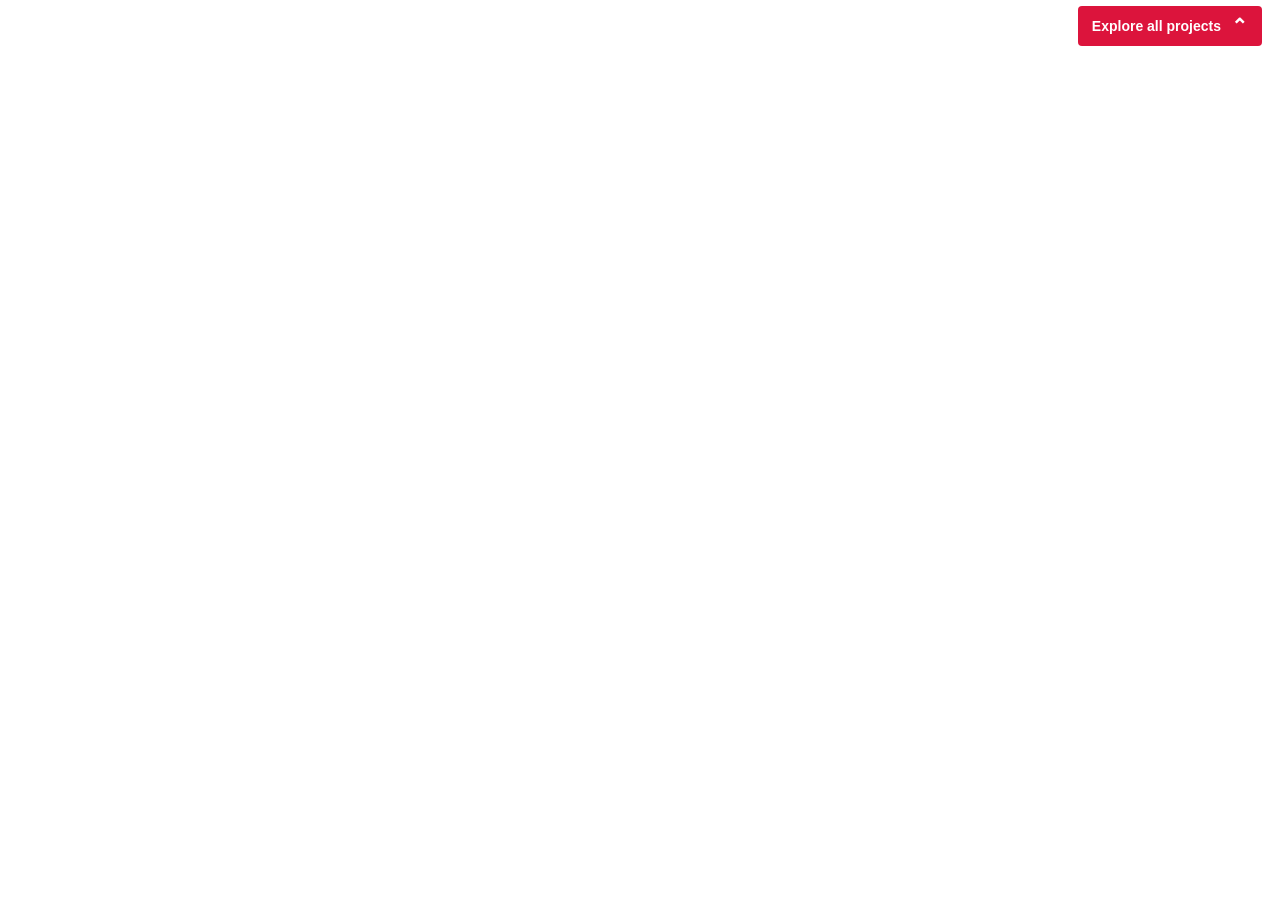
<file: projectSpecific.html>
<!DOCTYPE html>
<html lang="en">
<head>
    <meta charset="UTF-8">
    <meta name="viewport" content="width=device-width, initial-scale=1.0">
    <title>Projects navigation pointer</title>

    <style>
        :root {
            /* Adjust this value to line the chevron up with Projects. */
            --callout-right-offset: 18px;

            --callout-red: #dc143c;
            --callout-text: #fff;
        }

        * {
            box-sizing: border-box;
        }

        html,
        body {
            margin: 0;
            padding: 0;
            background: transparent;
        }

        body {
            font-family: -apple-system, BlinkMacSystemFont, "Segoe UI", Roboto,
                Helvetica, Arial, sans-serif;
        }

        /*
         * This outer flexbox positions the rectangle on the right, beneath
         * the existing Projects navigation button.
         */
        #projects-pointer {
            display: flex;
            justify-content: flex-end;
            align-items: center;
            padding: 6px var(--callout-right-offset) 6px 6px;
        }

        #projects-pointer-box {
            display: inline-flex;
            align-items: center;
            gap: 10px;

            padding: 10px 14px;
            background: var(--callout-red);
            color: var(--callout-text);
            border-radius: 4px;

            font-size: 14px;
            font-weight: 600;
            line-height: 1;
            white-space: nowrap;
            user-select: none;
        }

        #projects-pointer-chevron {
            display: inline-block;
            font-size: 20px;
            line-height: 1;

            animation: move-chevron-up 1.1s ease-in-out infinite;
        }

        @keyframes move-chevron-up {
            0%,
            100% {
                transform: translateY(3px);
            }

            50% {
                transform: translateY(-3px);
            }
        }

        /* Respect visitors who have requested reduced motion. */
        @media (prefers-reduced-motion: reduce) {
            #projects-pointer-chevron {
                animation: none;
            }
        }
    </style>
</head>

<body>
    <div id="projects-pointer">
        <div
            id="projects-pointer-box"
            role="note"
            aria-label="Use the Projects button above to explore all projects"
        >
            <span>Explore all projects</span>

            <span
                id="projects-pointer-chevron"
                aria-hidden="true"
            >
                ⌃
            </span>
        </div>
    </div>
</body>
</html>
</file>
<file: projects/page.css>
/* importa */
/* fonts */
@import url(
    "https://fonts.googleapis.com/css2?family=Recursive:CASL,MONO,wght@0..1,1,300..900&display=swap"
);

:root {
    --font-site:
        "Recursive",
        ui-monospace,
        SFMono-Regular,
        Menlo,
        Consolas,
        monospace;
}

body,
button,
input,
textarea,
select {
    font-family: var(--font-site);

    font-variation-settings:
        "MONO" 1,
        "CASL" 0.7;
}

body {
    font-weight: 408;
    line-height: 1.6;
}

h1,
h2,
h3 {
    font-weight: 700;
}

button,
.tag {
    font-weight: 600;
}

/* shared settings */

:root {
    --callout-right-offset: 30px;
    --callout-red: #dc143c;
    --callout-text: #fff;
    --feedback-purple: #75509b;
    --feedback-purple-hover: #624180;
    --feedback-lilac: #f7f2fb;
    --feedback-border: #d9c9e7;
}

* {
    box-sizing: border-box;
}

html,
body {
    margin: 0;
    padding: 0;
    background: transparent;
}

body {
    font-family:
        -apple-system,
        BlinkMacSystemFont,
        "Segoe UI",
        Roboto,
        Helvetica,
        Arial,
        sans-serif;
}


/* explore-projects pointer */

#projects-pointer {
    display: flex;
    justify-content: flex-end;
    align-items: center;
    padding:
        6px
        var(--callout-right-offset)
        6px
        6px;
}

#projects-pointer-box {
    display: inline-flex;
    align-items: center;
    gap: 10px;

    padding: 10px 14px;
    background: var(--callout-red);
    color: var(--callout-text);
    border-radius: 4px;

    font-size: 14px;
    font-weight: 600;
    line-height: 1;
    white-space: nowrap;
    user-select: none;
}

#projects-pointer-chevron {
    display: inline-block;
    font-size: 20px;
    line-height: 1;

    animation:
        move-chevron-up
        1.1s
        ease-in-out
        infinite;
}

@keyframes move-chevron-up {
    0%,
    100% {
        transform: translateY(3px);
    }

    50% {
        transform: translateY(-3px);
    }
}


/* static project page */

#project-page {
    padding: 40px;
    color: #333;
}

#project-content {
    max-width: none;
    margin: 0;
    padding: 0;
    line-height: 1.6;
}

.project-date {
    display: block;
    margin: 0 0 8px 0;

    color: #999;
    font-style: italic;
}

.project-tags {
    margin-bottom: 20px;
}

.tag {
    display: inline-block;
    margin-right: 4px;
    padding: 4px 8px;

    background: #e0e0e0;
    border-radius: 4px;

    font-size: 12px;
    text-transform: uppercase;
}


/* reusable development layout */

.project-development-layout {
    display: grid;
    grid-template-columns:
        minmax(0, 3fr)
        minmax(280px, 2fr);
    align-items: start;
    gap: 32px;
}

.project-development-image {
    display: block;
    width: 100%;
    height: auto;
}

.project-development-text {
    min-width: 0;
    margin: 0;
}


/* responsive and accessibility */

@media (max-width: 760px) {
    /* for project development info */    
    .project-development-layout {
        grid-template-columns: 1fr;
    }

    /* for project feedback form */
    .project-feedback-content {
    padding: 12px;
}

.project-feedback-form {
    height: 1100px;
}

}

@media (prefers-reduced-motion: reduce) {
    #projects-pointer-chevron {
        animation: none;
    }
}

/* call to action - make a copy of google sheets to Gdrive */

.project-copy-call-to-action {
    margin: 24px 0 32px;
}

.project-copy-button {
    display: inline-block;
    padding: 12px 18px;

    background: var(--callout-red);
    color: #fff;
    border-radius: 4px;

    font-weight: 600;
    line-height: 1.2;
    text-align: center;
    text-decoration: none;

    transition: background-color 0.2s ease;
}

.project-copy-button:visited {
    color: #fff;
}

.project-copy-button:hover {
    background: #b21030;
}

.project-copy-button:focus-visible {
    outline: 3px solid #0056b3;
    outline-offset: 3px;
}

.project-copy-explanation {
    margin: 8px 0 0;
    color: #666;
    font-size: 14px;
}

/* project feedback form */

.project-feedback {
    margin: 48px 0 0;
    overflow: hidden;
    background: var(--feedback-lilac);
    border: 1px solid var(--feedback-border);
    border-radius: 8px;
}

.project-feedback-summary {
    display: flex;
    align-items: center;
    justify-content: space-between;
    gap: 16px;
    padding: 14px 18px;
    color: #ffffff;
    font-weight: 600;
    list-style: none;
    cursor: pointer;
    background: var(--feedback-purple);
}

.project-feedback-summary::-webkit-details-marker {
    display: none;
}

.project-feedback-summary::after {
    content: "＋";
    font-size: 20px;
    line-height: 1;
}

.project-feedback[open] .project-feedback-summary::after {
    content: "−";
}

.project-feedback-summary:hover {
    background: var(--feedback-purple-hover);
}

.project-feedback-summary:focus-visible {
    outline: 3px solid #0056b3;
    outline-offset: -3px;
}

.project-feedback-content {
    padding: 18px;
}

.project-feedback-content > :first-child {
    margin-top: 0;
}

.project-feedback-form {
    display: block;
    width: 100%;
    height: 950px;
    border: 0;
    background: #ffffff;
}

.project-feedback-fallback {
    margin: 12px 0 0;
    font-size: 14px;
}
</file>
